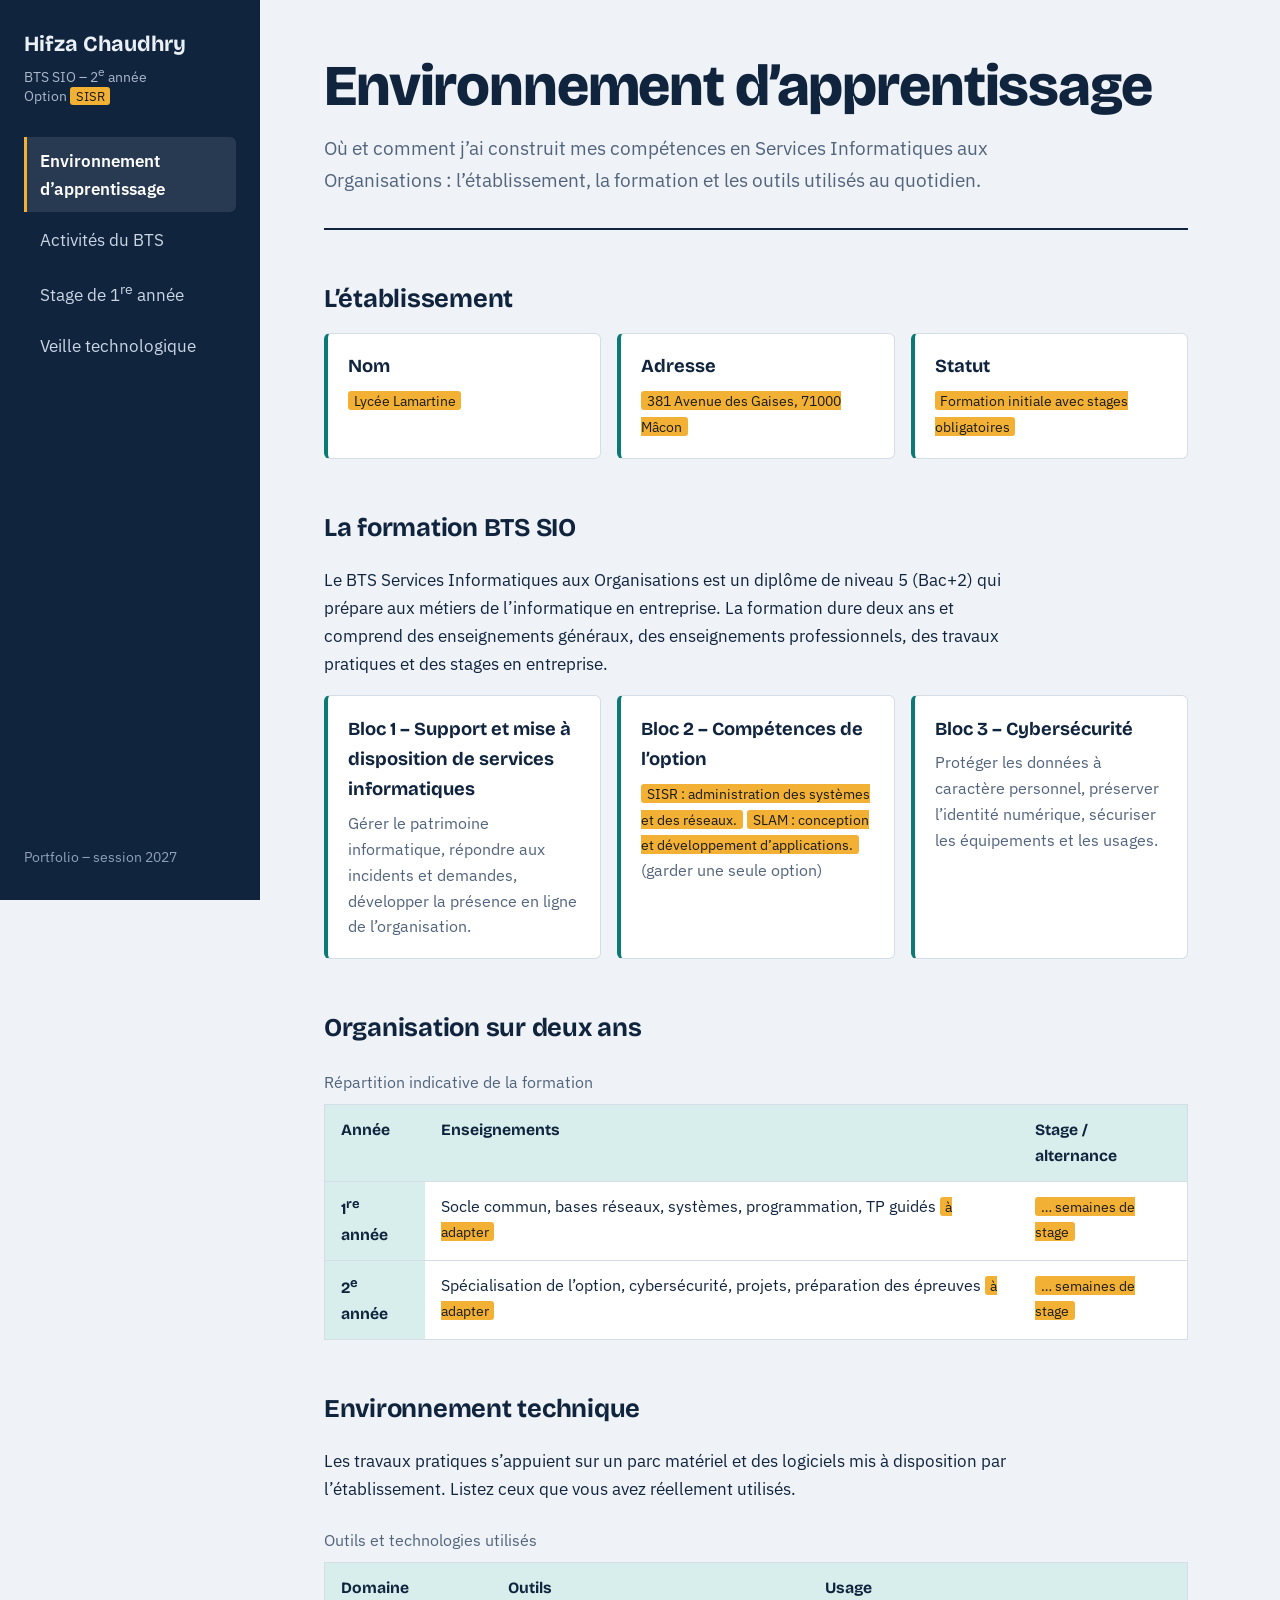
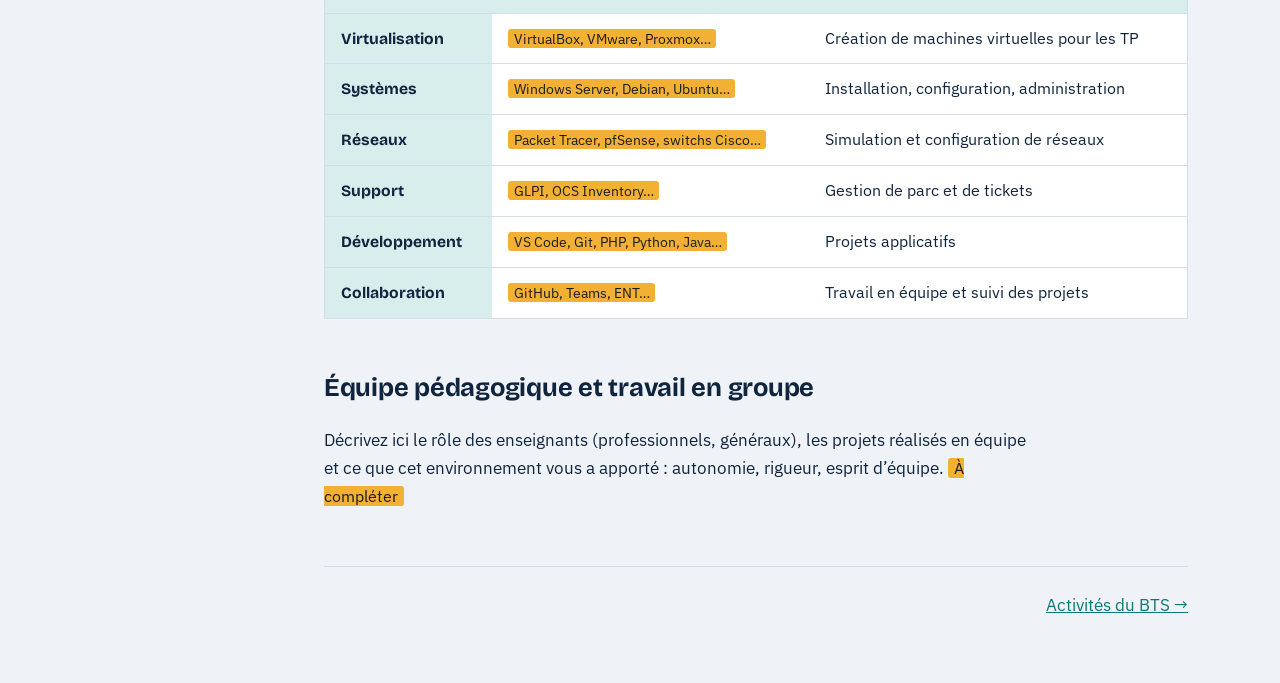
<file: index.html>
<!DOCTYPE html>
<html lang="fr">
<head>
<meta charset="utf-8">
<meta name="viewport" content="width=device-width, initial-scale=1">
<title>Environnement d’apprentissage – Portfolio BTS SIO – Hifza Chaudhry</title>
<meta name="description" content="Portfolio BTS SIO : présentation de l’établissement, de la formation et de l’environnement technique.">
<link rel="preconnect" href="https://fonts.googleapis.com">
<link rel="preconnect" href="https://fonts.gstatic.com" crossorigin>
<link href="https://fonts.googleapis.com/css2?family=Bricolage+Grotesque:opsz,wght@12..96,500;12..96,700;12..96,800&family=IBM+Plex+Sans:wght@400;600&display=swap" rel="stylesheet">
<link rel="stylesheet" href="style.css">
</head>
<body>

<aside class="rail">
  <div class="who">Hifza Chaudhry<small>BTS SIO – 2<sup>e</sup> année<br>Option <span class="todo">SISR</span></small></div>
  <nav aria-label="Navigation principale">
    <a href="index.html" aria-current="page">Environnement d’apprentissage</a>
    <a href="activites.html">Activités du BTS</a>
    <a href="stage.html">Stage de 1<sup>re</sup> année</a>
    <a href="veille.html">Veille technologique</a>
  </nav>
  <div class="foot">Portfolio – session 2027</div>
</aside>

<main>
  <header class="page-head">
    <h1>Environnement d’apprentissage</h1>
    <p class="lead">Où et comment j’ai construit mes compétences en Services Informatiques aux Organisations : l’établissement, la formation et les outils utilisés au quotidien.</p>
  </header>

  <h2 id="etablissement">L’établissement</h2>
  <div class="grid">
    <div class="box"><h3>Nom</h3><p><span class="todo">Lycée Lamartine</span></p></div>
    <div class="box"><h3>Adresse</h3><p><span class="todo">381 Avenue des Gaises, 71000 Mâcon</span></p></div>
    <div class="box"><h3>Statut</h3><p><span class="todo">Formation initiale avec stages obligatoires</span></p></div>
  </div>
  
  <h2 id="formation">La formation BTS SIO</h2>
  <p>Le BTS Services Informatiques aux Organisations est un diplôme de niveau 5 (Bac+2) qui prépare aux métiers de l’informatique en entreprise. La formation dure deux ans et comprend des enseignements généraux, des enseignements professionnels, des travaux pratiques et des stages en entreprise.</p>
  <div class="grid">
    <div class="box"><h3>Bloc 1 – Support et mise à disposition de services informatiques</h3><p>Gérer le patrimoine informatique, répondre aux incidents et demandes, développer la présence en ligne de l’organisation.</p></div>
    <div class="box"><h3>Bloc 2 – Compétences de l’option</h3><p><span class="todo">SISR : administration des systèmes et des réseaux.</span> <span class="todo">SLAM : conception et développement d’applications.</span> (garder une seule option)</p></div>
    <div class="box"><h3>Bloc 3 – Cybersécurité</h3><p>Protéger les données à caractère personnel, préserver l’identité numérique, sécuriser les équipements et les usages.</p></div>
  </div>

  <h2 id="organisation">Organisation sur deux ans</h2>
  <div class="scroll">
  <table>
    <caption>Répartition indicative de la formation</caption>
    <thead><tr><th>Année</th><th>Enseignements</th><th>Stage / alternance</th></tr></thead>
    <tbody>
      <tr><th scope="row">1<sup>re</sup> année</th><td>Socle commun, bases réseaux, systèmes, programmation, TP guidés <span class="todo">à adapter</span></td><td><span class="todo">… semaines de stage</span></td></tr>
      <tr><th scope="row">2<sup>e</sup> année</th><td>Spécialisation de l’option, cybersécurité, projets, préparation des épreuves <span class="todo">à adapter</span></td><td><span class="todo">… semaines de stage</span></td></tr>
    </tbody>
  </table>
  </div>

  <h2 id="technique">Environnement technique</h2>
  <p>Les travaux pratiques s’appuient sur un parc matériel et des logiciels mis à disposition par l’établissement. Listez ceux que vous avez réellement utilisés.</p>
  <div class="scroll">
  <table>
    <caption>Outils et technologies utilisés</caption>
    <thead><tr><th>Domaine</th><th>Outils</th><th>Usage</th></tr></thead>
    <tbody>
      <tr><th scope="row">Virtualisation</th><td><span class="todo">VirtualBox, VMware, Proxmox…</span></td><td>Création de machines virtuelles pour les TP</td></tr>
      <tr><th scope="row">Systèmes</th><td><span class="todo">Windows Server, Debian, Ubuntu…</span></td><td>Installation, configuration, administration</td></tr>
      <tr><th scope="row">Réseaux</th><td><span class="todo">Packet Tracer, pfSense, switchs Cisco…</span></td><td>Simulation et configuration de réseaux</td></tr>
      <tr><th scope="row">Support</th><td><span class="todo">GLPI, OCS Inventory…</span></td><td>Gestion de parc et de tickets</td></tr>
      <tr><th scope="row">Développement</th><td><span class="todo">VS Code, Git, PHP, Python, Java…</span></td><td>Projets applicatifs</td></tr>
      <tr><th scope="row">Collaboration</th><td><span class="todo">GitHub, Teams, ENT…</span></td><td>Travail en équipe et suivi des projets</td></tr>
    </tbody>
  </table>
  </div>

  <h2 id="equipe">Équipe pédagogique et travail en groupe</h2>
  <p>Décrivez ici le rôle des enseignants (professionnels, généraux), les projets réalisés en équipe et ce que cet environnement vous a apporté : autonomie, rigueur, esprit d’équipe. <span class="todo">À compléter</span></p>

  <nav class="pager" aria-label="Pages du portfolio">
    <span></span>
    <a href="activites.html">Activités du BTS &rarr;</a>
  </nav>
</main>

</body>
</html>
</file>
<file: style.css>
:root{
  --bg:#EFF3F7; --surface:#FFFFFF; --ink:#10243E; --muted:#51647C;
  --accent:#0B7A75; --accent-soft:#D7EEEC; --hl:#F2B134; --line:#D5DDE6;
  --font-title:'Bricolage Grotesque',Georgia,sans-serif;
  --font-body:'IBM Plex Sans',system-ui,-apple-system,Segoe UI,sans-serif;
}
@media (prefers-color-scheme:dark){
  :root{--bg:#0C1624;--surface:#142238;--ink:#E8EEF5;--muted:#9AABC0;--accent:#4FC3BC;--accent-soft:#17383A;--line:#26384F}
}
*{box-sizing:border-box}
html{scroll-behavior:smooth}
body{margin:0;background:var(--bg);color:var(--ink);font:400 1.0625rem/1.65 var(--font-body);display:grid;grid-template-columns:260px 1fr;min-height:100vh}
a{color:var(--accent)}
:focus-visible{outline:3px solid var(--hl);outline-offset:2px}

/* Navigation latérale */
.rail{position:sticky;top:0;height:100vh;padding:2rem 1.5rem;background:var(--ink);color:#EAF0F6;display:flex;flex-direction:column;gap:2rem}
.rail .who{font-family:var(--font-title);font-size:1.35rem;font-weight:700;line-height:1.2}
.rail .who small{display:block;margin-top:.4rem;font:400 .9rem var(--font-body);color:#A9B8CB}
.rail nav{display:flex;flex-direction:column;gap:.25rem}
.rail nav a{color:#CBD6E3;text-decoration:none;padding:.6rem .8rem;border-left:3px solid transparent;border-radius:0 6px 6px 0}
.rail nav a:hover{background:rgba(255,255,255,.07)}
.rail nav a[aria-current="page"]{border-left-color:var(--hl);background:rgba(255,255,255,.1);color:#fff;font-weight:600}
.rail .foot{margin-top:auto;font-size:.85rem;color:#8FA1B8}

/* Contenu */
main{padding:3.5rem clamp(1.25rem,5vw,4.5rem) 4rem;max-width:62rem}
h1{font-family:var(--font-title);font-weight:800;font-size:clamp(2.2rem,5vw,3.6rem);line-height:1.05;margin:0 0 1rem;letter-spacing:-.02em}
h2{font-family:var(--font-title);font-size:1.6rem;margin:3rem 0 .8rem;letter-spacing:-.01em}
h3{font-family:var(--font-title);font-size:1.15rem;margin:0 0 .4rem}
.lead{font-size:1.2rem;color:var(--muted);max-width:42rem;margin:0}
.page-head{padding-bottom:2rem;border-bottom:2px solid var(--ink)}
p{max-width:44rem}

.grid{display:grid;grid-template-columns:repeat(auto-fit,minmax(240px,1fr));gap:1rem}
.box{background:var(--surface);border:1px solid var(--line);border-left:4px solid var(--accent);border-radius:6px;padding:1.1rem 1.25rem}
.box p{margin:0;color:var(--muted);font-size:.98rem}

table{width:100%;border-collapse:collapse;background:var(--surface);border:1px solid var(--line);font-size:.98rem}
caption{text-align:left;color:var(--muted);padding:.5rem 0}
th,td{text-align:left;padding:.75rem 1rem;border-bottom:1px solid var(--line);vertical-align:top}
th{background:var(--accent-soft);font-family:var(--font-title)}
.scroll{overflow-x:auto}

.todo{background:var(--hl);color:#1B1B1B;padding:0 .35rem;border-radius:3px;font-size:.92em}
.pager{display:flex;justify-content:space-between;margin-top:3.5rem;padding-top:1.5rem;border-top:1px solid var(--line)}

@media (max-width:820px){
  body{grid-template-columns:1fr}
  .rail{position:static;height:auto;padding:1.25rem}
  .rail nav{flex-direction:row;flex-wrap:wrap}
  .rail nav a{border-left:0;border-bottom:3px solid transparent;border-radius:0}
  .rail nav a[aria-current="page"]{border-bottom-color:var(--hl)}
  .rail .foot{display:none}
}
@media (prefers-reduced-motion:reduce){html{scroll-behavior:auto}}
</file>
